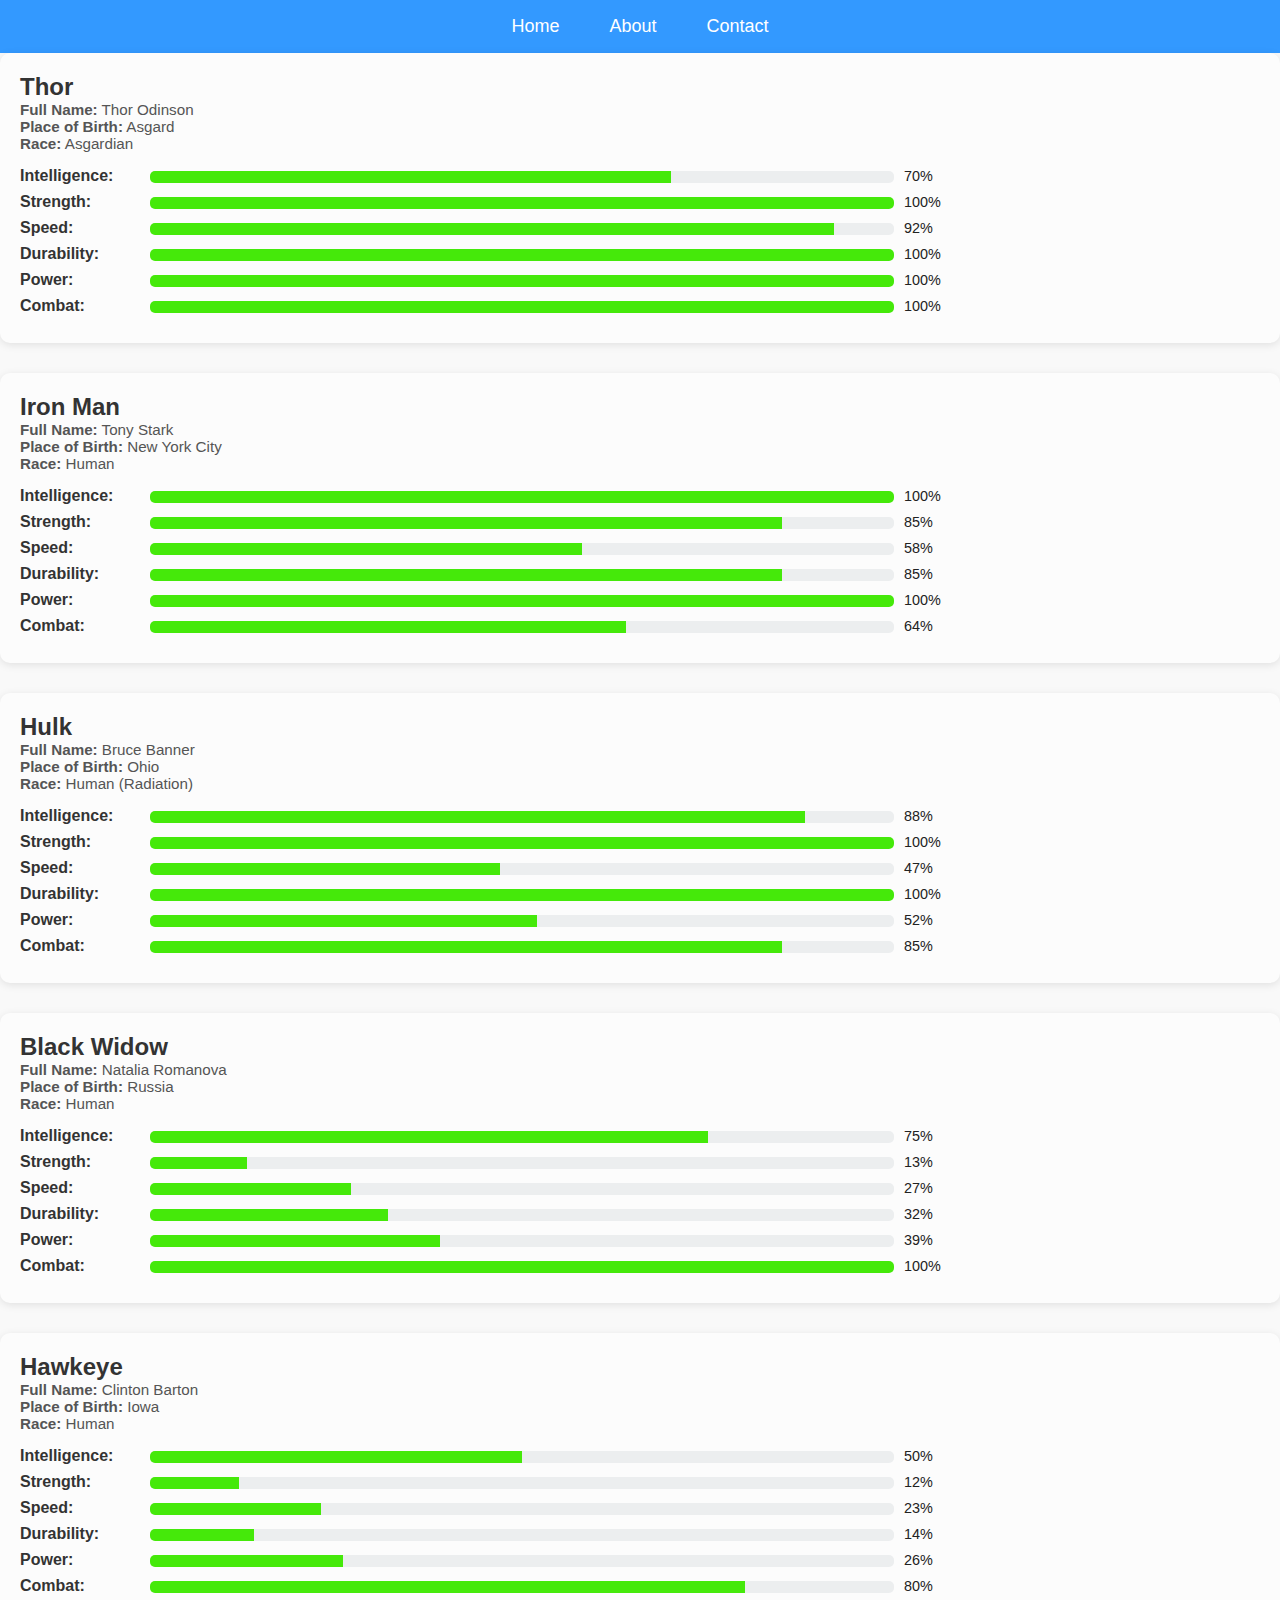
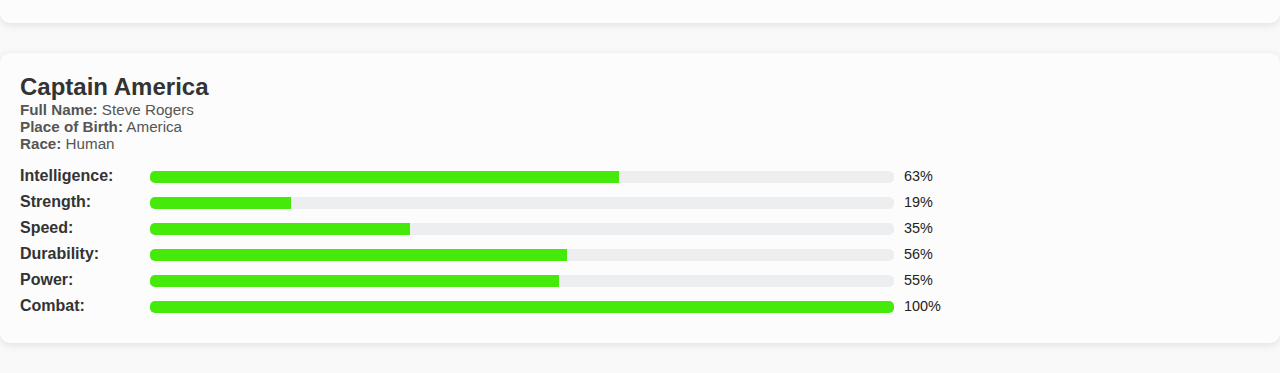
<file: index.html>
<!DOCTYPE html>
<html lang="en">
<head>
  <meta charset="UTF-8" />
  <meta name="viewport" content="width=device-width, initial-scale=1.0"/>
  <title>Avengers Power Stats</title>
  <link rel="stylesheet" href="style.css">
</head>
<body>
<nav>
    <ul>
      <li><a href="Cover.html">Home</a></li>
      <li><a href="Cover.html">About</a></li>
      <li><a href="Cover.html">Contact</a></li>
    </ul>
  </nav>
  
</head>
<body>

  <!-- Thor -->
  <div class="hero-card">
    <h2>Thor</h2>
    <div class="bio"><strong>Full Name:</strong> Thor Odinson <br><strong> Place of Birth:</strong> Asgard <br> <strong>Race:</strong> Asgardian</div>
    <div class="stat"><span class="stat-label">Intelligence:</span><div class="bar-container"><div class="bar-fill" style="width:70%"></div></div><span class="stat-value">70%</span></div>
    <div class="stat"><span class="stat-label">Strength:</span><div class="bar-container"><div class="bar-fill" style="width:100%"></div></div><span class="stat-value">100%</span></div>
    <div class="stat"><span class="stat-label">Speed:</span><div class="bar-container"><div class="bar-fill" style="width:92%"></div></div><span class="stat-value">92%</span></div>
    <div class="stat"><span class="stat-label">Durability:</span><div class="bar-container"><div class="bar-fill" style="width:100%"></div></div><span class="stat-value">100%</span></div>
    <div class="stat"><span class="stat-label">Power:</span><div class="bar-container"><div class="bar-fill" style="width:100%"></div></div><span class="stat-value">100%</span></div>
    <div class="stat"><span class="stat-label">Combat:</span><div class="bar-container"><div class="bar-fill" style="width:100%"></div></div><span class="stat-value">100%</span></div>
  </div>

  <!-- Iron Man -->
  <div class="hero-card">
    <h2>Iron Man</h2>
    <div class="bio"><strong>Full Name:</strong> Tony Stark <br> <strong> Place of Birth:</strong> New York City <br><strong>Race:</strong> Human</div>
    <div class="stat"><span class="stat-label">Intelligence:</span><div class="bar-container"><div class="bar-fill" style="width:100%"></div></div><span class="stat-value">100%</span></div>
    <div class="stat"><span class="stat-label">Strength:</span><div class="bar-container"><div class="bar-fill" style="width:85%"></div></div><span class="stat-value">85%</span></div>
    <div class="stat"><span class="stat-label">Speed:</span><div class="bar-container"><div class="bar-fill" style="width:58%"></div></div><span class="stat-value">58%</span></div>
    <div class="stat"><span class="stat-label">Durability:</span><div class="bar-container"><div class="bar-fill" style="width:85%"></div></div><span class="stat-value">85%</span></div>
    <div class="stat"><span class="stat-label">Power:</span><div class="bar-container"><div class="bar-fill" style="width:100%"></div></div><span class="stat-value">100%</span></div>
    <div class="stat"><span class="stat-label">Combat:</span><div class="bar-container"><div class="bar-fill" style="width:64%"></div></div><span class="stat-value">64%</span></div>
  </div>

  <!-- Hulk -->
  <div class="hero-card">
    <h2>Hulk</h2>
    <div class="bio"><strong>Full Name:</strong> Bruce Banner <br> <strong> Place of Birth:</strong> Ohio <br><strong>Race:</strong> Human (Radiation)</div>
    <div class="stat"><span class="stat-label">Intelligence:</span><div class="bar-container"><div class="bar-fill" style="width:88%"></div></div><span class="stat-value">88%</span></div>
    <div class="stat"><span class="stat-label">Strength:</span><div class="bar-container"><div class="bar-fill" style="width:100%"></div></div><span class="stat-value">100%</span></div>
    <div class="stat"><span class="stat-label">Speed:</span><div class="bar-container"><div class="bar-fill" style="width:47%"></div></div><span class="stat-value">47%</span></div>
    <div class="stat"><span class="stat-label">Durability:</span><div class="bar-container"><div class="bar-fill" style="width:100%"></div></div><span class="stat-value">100%</span></div>
    <div class="stat"><span class="stat-label">Power:</span><div class="bar-container"><div class="bar-fill" style="width:52%"></div></div><span class="stat-value">52%</span></div>
    <div class="stat"><span class="stat-label">Combat:</span><div class="bar-container"><div class="bar-fill" style="width:85%"></div></div><span class="stat-value">85%</span></div>
  </div>

  <!-- Black Widow -->
  <div class="hero-card">
    <h2>Black Widow</h2>
    <div class="bio"><strong>Full Name:</strong> Natalia Romanova <br> <strong> Place of Birth:</strong> Russia <br><strong>Race:</strong> Human</div>
    <div class="stat"><span class="stat-label">Intelligence:</span><div class="bar-container"><div class="bar-fill" style="width:75%"></div></div><span class="stat-value">75%</span></div>
    <div class="stat"><span class="stat-label">Strength:</span><div class="bar-container"><div class="bar-fill" style="width:13%"></div></div><span class="stat-value">13%</span></div>
    <div class="stat"><span class="stat-label">Speed:</span><div class="bar-container"><div class="bar-fill" style="width:27%"></div></div><span class="stat-value">27%</span></div>
    <div class="stat"><span class="stat-label">Durability:</span><div class="bar-container"><div class="bar-fill" style="width:32%"></div></div><span class="stat-value">32%</span></div>
    <div class="stat"><span class="stat-label">Power:</span><div class="bar-container"><div class="bar-fill" style="width:39%"></div></div><span class="stat-value">39%</span></div>
    <div class="stat"><span class="stat-label">Combat:</span><div class="bar-container"><div class="bar-fill" style="width:100%"></div></div><span class="stat-value">100%</span></div>
  </div>

  <!-- Hawkeye -->
  <div class="hero-card">
    <h2>Hawkeye</h2>
    <div class="bio"><strong>Full Name:</strong> Clinton Barton <br> <strong> Place of Birth:</strong> Iowa <br> <strong>Race:</strong> Human</div>
    <div class="stat"><span class="stat-label">Intelligence:</span><div class="bar-container"><div class="bar-fill" style="width:50%"></div></div><span class="stat-value">50%</span></div>
    <div class="stat"><span class="stat-label">Strength:</span><div class="bar-container"><div class="bar-fill" style="width:12%"></div></div><span class="stat-value">12%</span></div>
    <div class="stat"><span class="stat-label">Speed:</span><div class="bar-container"><div class="bar-fill" style="width:23%"></div></div><span class="stat-value">23%</span></div>
    <div class="stat"><span class="stat-label">Durability:</span><div class="bar-container"><div class="bar-fill" style="width:14%"></div></div><span class="stat-value">14%</span></div>
    <div class="stat"><span class="stat-label">Power:</span><div class="bar-container"><div class="bar-fill" style="width:26%"></div></div><span class="stat-value">26%</span></div>
    <div class="stat"><span class="stat-label">Combat:</span><div class="bar-container"><div class="bar-fill" style="width:80%"></div></div><span class="stat-value">80%</span></div>
  </div>
  
  <!-- Captain America -->
  <div class="hero-card">
    <h2>Captain America</h2>
    <div class="bio"><strong>Full Name:</strong> Steve Rogers <br> <strong> Place of Birth:</strong> America <br> <strong>Race:</strong> Human</div>
    <div class="stat"><span class="stat-label">Intelligence:</span><div class="bar-container"><div class="bar-fill" style="width:63%"></div></div><span class="stat-value">63%</span></div>
    <div class="stat"><span class="stat-label">Strength:</span><div class="bar-container"><div class="bar-fill" style="width:19%"></div></div><span class="stat-value">19%</span></div>
    <div class="stat"><span class="stat-label">Speed:</span><div class="bar-container"><div class="bar-fill" style="width:35%"></div></div><span class="stat-value">35%</span></div>
    <div class="stat"><span class="stat-label">Durability:</span><div class="bar-container"><div class="bar-fill" style="width:56%"></div></div><span class="stat-value">56%</span></div>
    <div class="stat"><span class="stat-label">Power:</span><div class="bar-container"><div class="bar-fill" style="width:55%"></div></div><span class="stat-value">55%</span></div>
    <div class="stat"><span class="stat-label">Combat:</span><div class="bar-container"><div class="bar-fill" style="width:100%"></div></div><span class="stat-value">100%</span></div>
  </div>

</body>
</html>
</file>
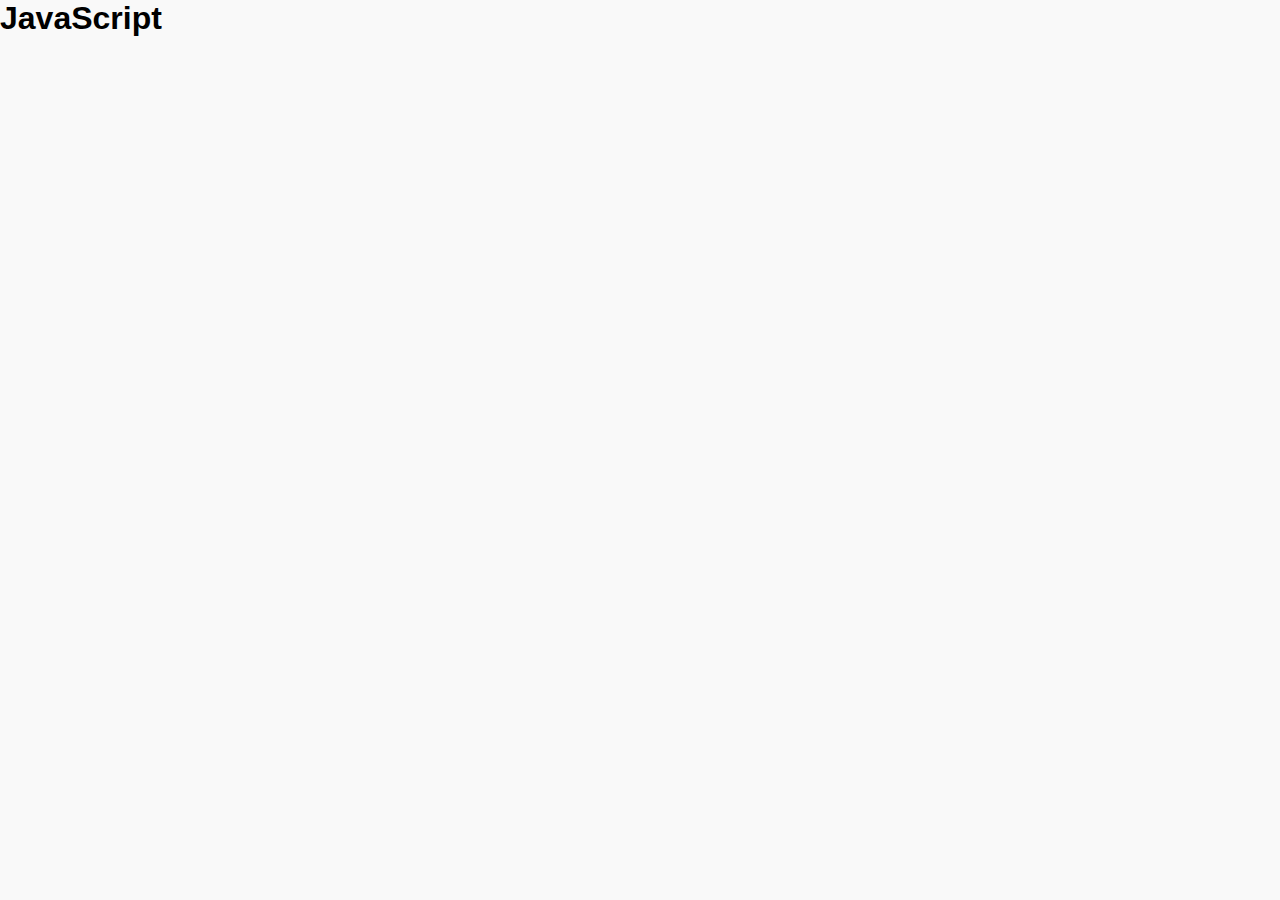
<file: Function.html>
<html>
    <head>
        <link rel="stylesheet" type="text/css" href="style.css">
    </head>
    <body>
        <h1 onclick="innerHTML='is awesome'">JavaScript</h1>
        <script></script>
    </body>
</html>
</file>
<file: style.css>
.body {
      font-family: Arial, sans-serif;
      background: #f5f5f5;
      margin: 0;
      padding: 20px;
    }

    .hero-card {
      background: rgb(252, 252, 252);
      border-radius: 10px;
      padding: 20px;
      margin-bottom: 30px;
      box-shadow: 0 2px 8px rgba(0,0,0,0.1);
    }

    .hero-card h2 {
      margin-top: 0;
      color: #333;
    }

    .bio {
      font-size: 0.95em;
      margin-bottom: 15px;
      color: #555;
    }

    .stat {
      margin: 8px 0;
    }

    .stat-label {
      display: inline-block;
      width: 130px;
      font-weight: bold;
      color: #333;
    }

    .bar-container {
      background: #eceeef;
      border-radius: 5px;
      overflow: hidden;
      width: 60%;
      display: inline-block;
      vertical-align: middle;
      margin-right: 10px;
    }

    .bar-fill {
      height: 12px;
      background-color: #45e90a;
      width: 0;
      transition: width 1s ease-in-out;
    }

    .stat-value {
      font-size: 0.9em;
      color: #222;
    }
* {
  margin: 0;
  padding: 0;
  box-sizing: border-box;
}

body {
  font-family: Arial, sans-serif;
  background-color: #f9f9f9;
}

nav {
  background-color: #3399ff; /* Blue nav */
  padding: 1rem;
}

nav ul {
  list-style: none;
  display: flex;
  justify-content: center;
  gap: 30px;
}

nav ul li a {
  color: white;
  text-decoration: none;
  font-size: 18px;
  padding: 5px 10px;
  transition: background 0.3s;
}

nav ul li a:hover {
  background-color: #00000044;
  border-radius: 5px;
}
</file>
